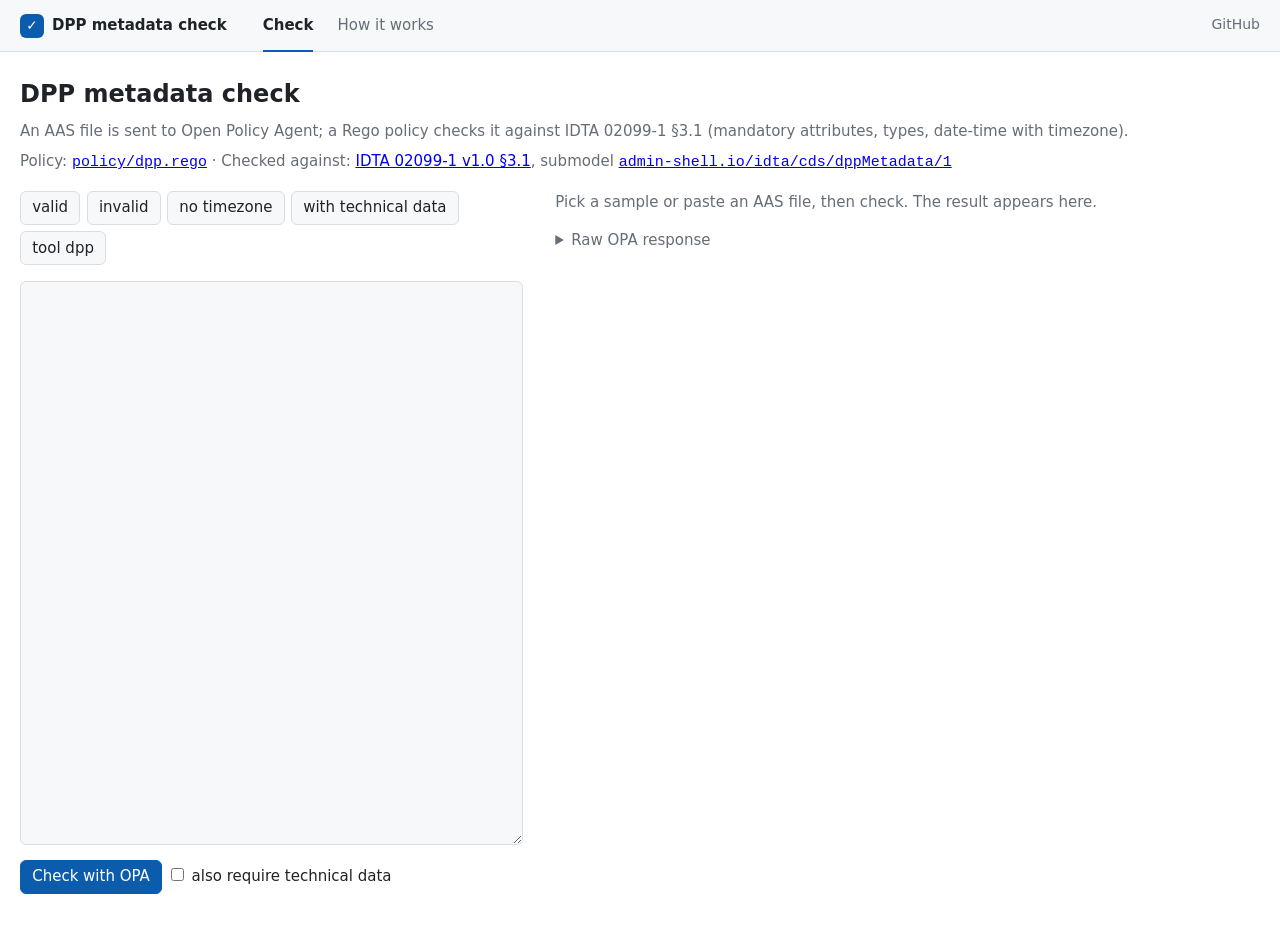
<file: web/index.html>
<!doctype html>
<meta charset="utf-8" />
<meta name="viewport" content="width=device-width, initial-scale=1" />
<title>DPP metadata check</title>
<link rel="stylesheet" href="style.css" />
<nav>
  <div>
    <a class="brand" href="./"
      ><span class="mark" aria-hidden="true">&#10003;</span><span class="name">DPP metadata check</span></a
    ><a href="./" aria-current="page">Check</a><a href="how.html">How it works</a
    ><a class="repo" href="https://github.com/Compliance4DPP/dpp-demo" target="_blank" rel="noopener">GitHub</a>
  </div>
</nav>
<main>
  <h1>DPP metadata check</h1>
  <p class="muted">
    An AAS file is sent to Open Policy Agent; a Rego policy checks it against IDTA 02099-1 §3.1 (mandatory attributes,
    types, date-time with timezone).
  </p>
  <p class="muted">
    Policy:
    <a href="https://github.com/Compliance4DPP/dpp-demo/blob/main/policy/dpp.rego" target="_blank" rel="noopener"
      ><code>policy/dpp.rego</code></a
    >
    · Checked against:
    <a
      href="https://industrialdigitaltwin.org/en/wp-content/uploads/sites/2/2026/05/IDTA-02099-1_Submodel-Digital-Product-Passport-Part-1.pdf"
      target="_blank"
      rel="noopener"
      >IDTA 02099-1 v1.0 §3.1</a
    >, submodel
    <a href="https://admin-shell.io/idta/cds/dppMetadata/1" target="_blank" rel="noopener"
      ><code>admin-shell.io/idta/cds/dppMetadata/1</code></a
    >
  </p>
  <div class="cols">
    <section>
      <div class="row">
        <button data-s="valid_dpp">valid</button>
        <button data-s="invalid_dpp">invalid</button>
        <button data-s="no_timezone_dpp">no timezone</button>
        <button data-s="valid_tech_desc_dpp">with technical data</button>
        <button data-s="tool_dpp">tool dpp</button>
      </div>
      <textarea id="input" spellcheck="false" aria-label="AAS JSON"></textarea>
      <p>
        <button id="check" class="primary">Check with OPA</button>
        <label><input type="checkbox" id="tech" /> also require technical data</label>
      </p>
    </section>
    <section>
      <div id="verdict">
        <span class="muted hint">Pick a sample or paste an AAS file, then check. The result appears here.</span>
      </div>
      <section id="vcbox" hidden>
        <h2><span id="vctitle"></span><span id="vcissuer"></span></h2>
        <p class="muted">
          Because the check passed, the service issued a verifiable credential: a signed statement that this DPP passed
          the check. Anyone can verify it against the issuer's public key, without running the check again.
        </p>
        <dl id="vcinfo"></dl>
        <div class="row">
          <button id="verify" class="primary">Verify signature</button>
          <button id="copy">Copy JWT</button>
          <a href="https://vc-jwt.io/playground?tab=decoder" target="_blank" rel="noopener">Open decoder</a>
        </div>
        <p id="vcverify" role="status"></p>
        <label class="muted" for="jwt"
          >Signed credential (JWT). Change any character and verify again to see it fail.</label
        >
        <textarea id="jwt" spellcheck="false"></textarea>
        <details>
          <summary>Decoded credential</summary>
          <pre id="vc"></pre>
        </details>
        <div id="pub">
          <h3>Publish on Pontus-X</h3>
          <p class="muted">
            Sends this DPP and its compliance credential to the publish service (dataswitch): it signs a Gaia-X service
            offering, combines it with the provider's participant credential and publishes the offering on Pontus-X.
          </p>
          <p><button id="publish" class="primary">Publish DPP and credential</button></p>
          <div id="pubresult" role="status"></div>
        </div>
      </section>
      <div id="results"></div>
      <details>
        <summary>Raw OPA response</summary>
        <pre id="raw"></pre>
      </details>
    </section>
  </div>
</main>
<script type="module" src="app.js"></script>
</file>
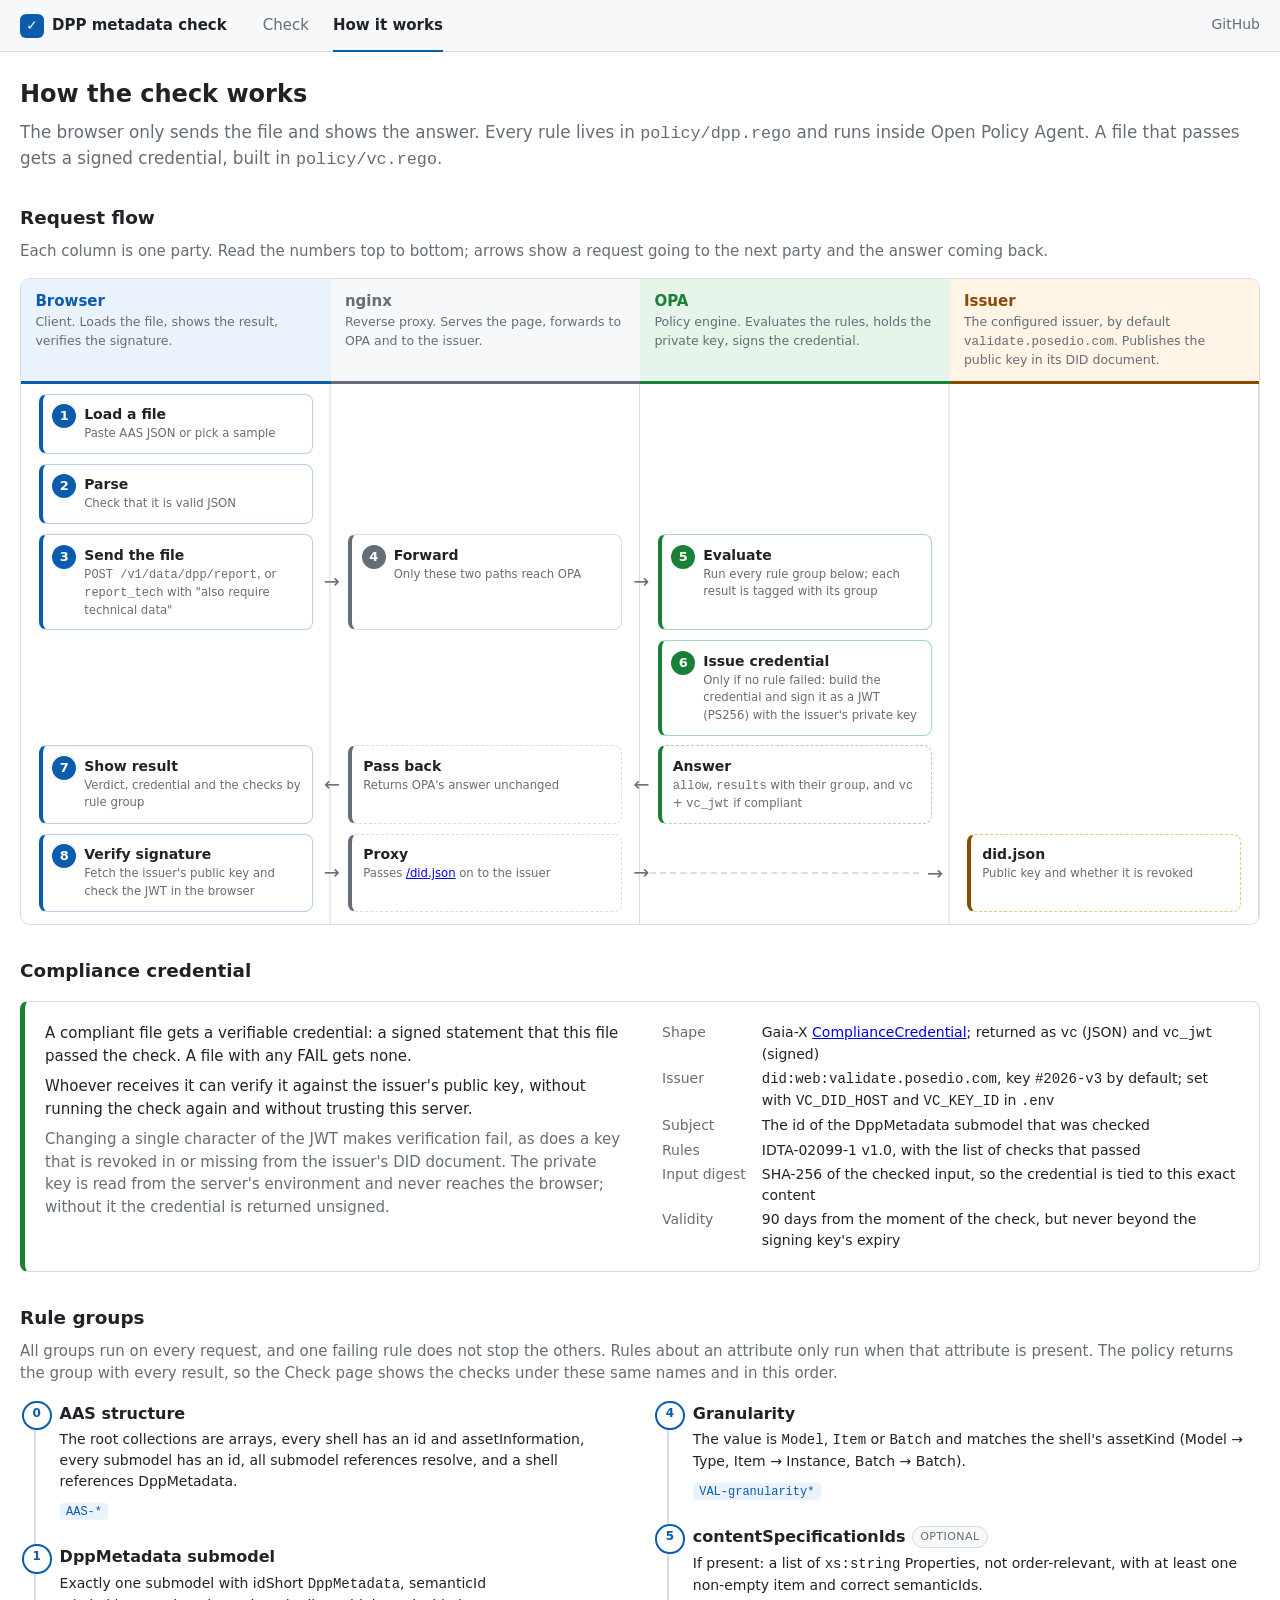
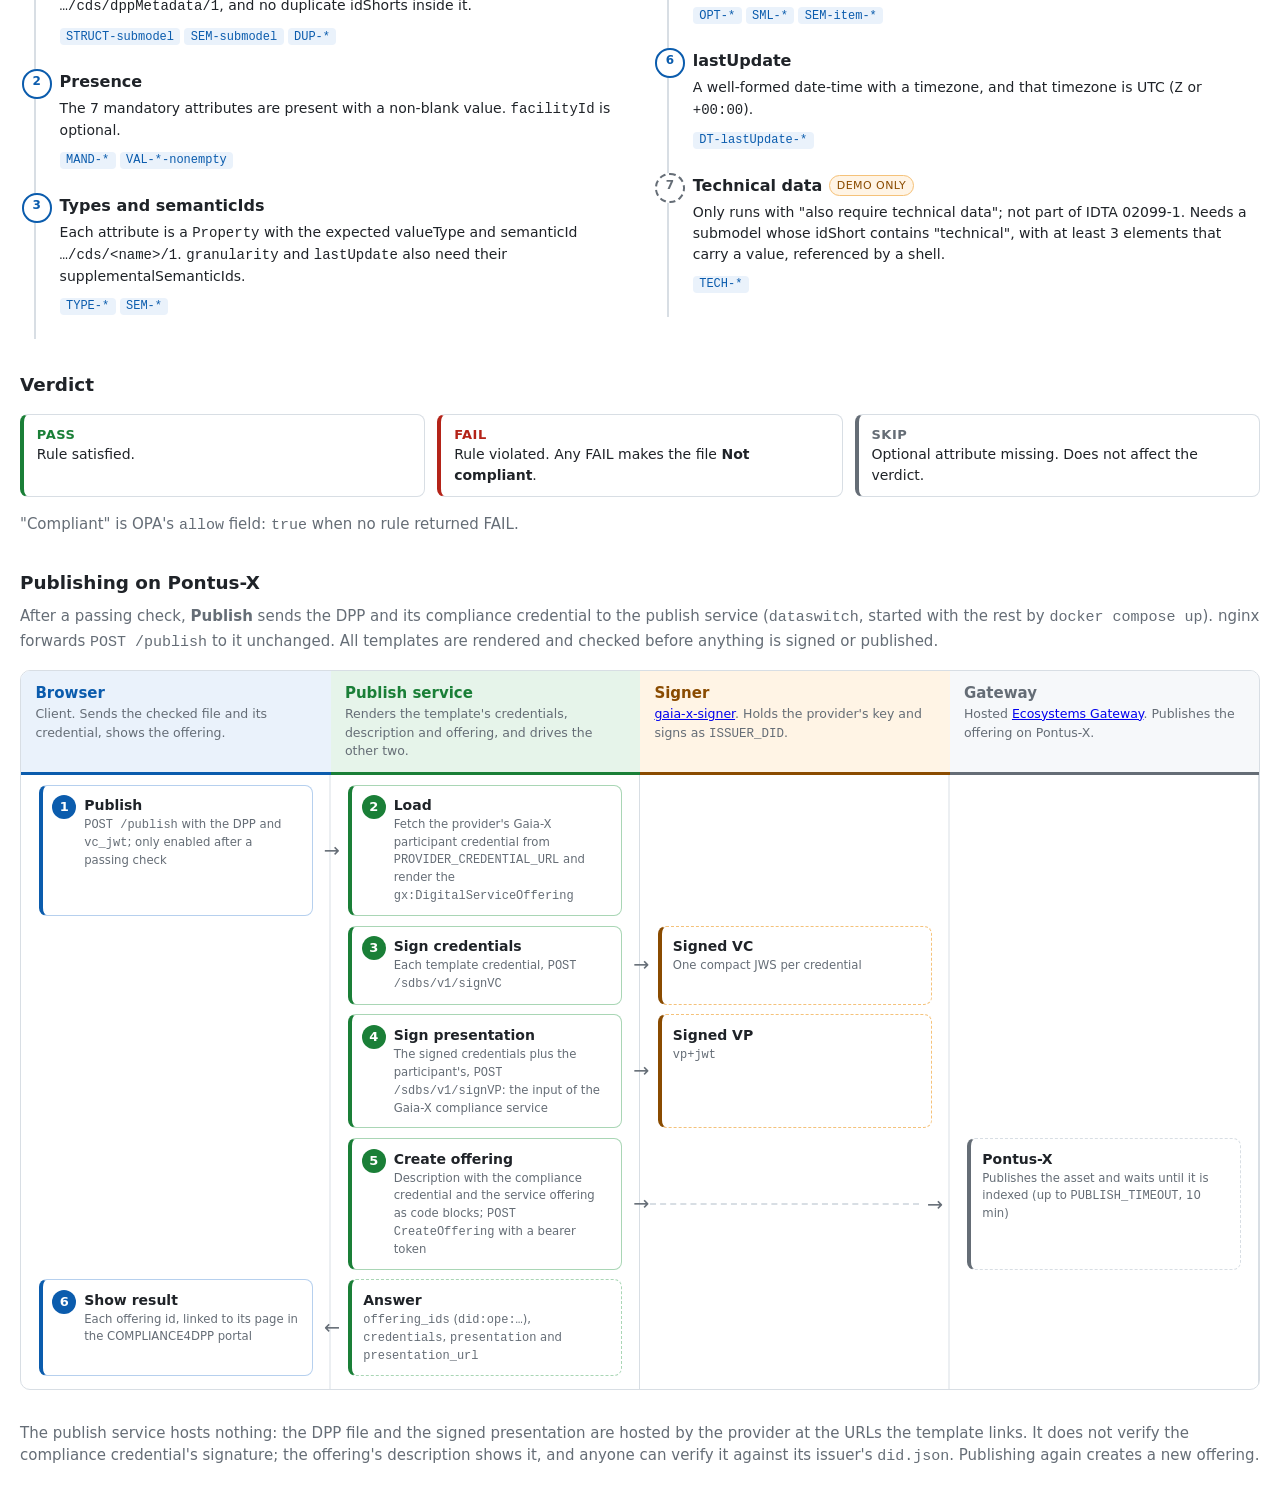
<file: web/how.html>
<!doctype html>
<meta charset="utf-8" />
<meta name="viewport" content="width=device-width, initial-scale=1" />
<title>How it works · DPP metadata check</title>
<link rel="stylesheet" href="style.css" />
<nav>
  <div>
    <a class="brand" href="./"
      ><span class="mark" aria-hidden="true">&#10003;</span><span class="name">DPP metadata check</span></a
    ><a href="./">Check</a><a href="how.html" aria-current="page">How it works</a
    ><a class="repo" href="https://github.com/Compliance4DPP/dpp-demo" target="_blank" rel="noopener">GitHub</a>
  </div>
</nav>
<main>
  <h1>How the check works</h1>
  <p class="lead">
    The browser only sends the file and shows the answer. Every rule lives in <code>policy/dpp.rego</code> and runs
    inside Open Policy Agent. A file that passes gets a signed credential, built in <code>policy/vc.rego</code>.
  </p>

  <h2>Request flow</h2>
  <p class="muted">
    Each column is one party. Read the numbers top to bottom; arrows show a request going to the next party and the
    answer coming back.
  </p>
  <div class="lanes">
    <div class="lane" data-who="Browser">
      <b>Browser</b><small>Client. Loads the file, shows the result, verifies the signature.</small>
    </div>
    <div class="lane" data-who="nginx">
      <b>nginx</b><small>Reverse proxy. Serves the page, forwards to OPA and to the issuer.</small>
    </div>
    <div class="lane" data-who="OPA">
      <b>OPA</b><small>Policy engine. Evaluates the rules, holds the private key, signs the credential.</small>
    </div>
    <div class="lane" data-who="Issuer">
      <b>Issuer</b
      ><small
        >The configured issuer, by default <code>validate.posedio.com</code>. Publishes the public key in its DID
        document.</small
      >
    </div>

    <div class="step" data-who="Browser" data-n="1" style="--c: 1; --r: 2">
      <b>Load a file</b><small>Paste AAS JSON or pick a sample</small>
    </div>
    <div class="step" data-who="Browser" data-n="2" style="--c: 1; --r: 3">
      <b>Parse</b><small>Check that it is valid JSON</small>
    </div>
    <div class="step go" data-who="Browser" data-n="3" style="--c: 1; --r: 4">
      <b>Send the file</b
      ><small
        ><code>POST /v1/data/dpp/report</code>, or <code>report_tech</code> with "also require technical data"</small
      >
    </div>
    <div class="step go" data-who="nginx" data-n="4" style="--c: 2; --r: 4">
      <b>Forward</b><small>Only these two paths reach OPA</small>
    </div>
    <div class="step" data-who="OPA" data-n="5" style="--c: 3; --r: 4">
      <b>Evaluate</b><small>Run every rule group below; each result is tagged with its group</small>
    </div>
    <div class="step" data-who="OPA" data-n="6" style="--c: 3; --r: 5">
      <b>Issue credential</b
      ><small
        >Only if no rule failed: build the credential and sign it as a JWT (PS256) with the issuer's private key</small
      >
    </div>
    <div class="step sub back" data-who="OPA" style="--c: 3; --r: 6">
      <b>Answer</b
      ><small
        ><code>allow</code>, <code>results</code> with their <code>group</code>, and <code>vc</code> +
        <code>vc_jwt</code> if compliant</small
      >
    </div>
    <div class="step sub back" data-who="nginx" style="--c: 2; --r: 6">
      <b>Pass back</b><small>Returns OPA's answer unchanged</small>
    </div>
    <div class="step" data-who="Browser" data-n="7" style="--c: 1; --r: 6">
      <b>Show result</b><small>Verdict, credential and the checks by rule group</small>
    </div>
    <div class="step go" data-who="Browser" data-n="8" style="--c: 1; --r: 7">
      <b>Verify signature</b><small>Fetch the issuer's public key and check the JWT in the browser</small>
    </div>
    <div class="step sub go" data-who="nginx" style="--c: 2; --r: 7">
      <b>Proxy</b><small>Passes <a href="did.json" target="_blank" rel="noopener">/did.json</a> on to the issuer</small>
    </div>
    <div class="wire" style="--c: 3; --r: 7"></div>
    <div class="step sub" data-who="Issuer" style="--c: 4; --r: 7">
      <b>did.json</b><small>Public key and whether it is revoked</small>
    </div>
  </div>

  <h2>Compliance credential</h2>
  <div class="cred">
    <div>
      <p>
        A compliant file gets a verifiable credential: a signed statement that this file passed the check. A file with
        any FAIL gets none.
      </p>
      <p>
        Whoever receives it can verify it against the issuer's public key, without running the check again and without
        trusting this server.
      </p>
      <p class="muted">
        Changing a single character of the JWT makes verification fail, as does a key that is revoked in or missing from
        the issuer's DID document. The private key is read from the server's environment and never reaches the browser;
        without it the credential is returned unsigned.
      </p>
    </div>
    <dl>
      <dt>Shape</dt>
      <dd>
        Gaia-X
        <a
          href="https://docs.gaia-x.eu/ontology/development/classes/ComplianceCredential/"
          target="_blank"
          rel="noopener"
          >ComplianceCredential</a
        >; returned as <code>vc</code> (JSON) and <code>vc_jwt</code> (signed)
      </dd>
      <dt>Issuer</dt>
      <dd>
        <code>did:web:validate.posedio.com</code>, key <code>#2026-v3</code> by default; set with
        <code>VC_DID_HOST</code> and <code>VC_KEY_ID</code> in <code>.env</code>
      </dd>
      <dt>Subject</dt>
      <dd>The id of the DppMetadata submodel that was checked</dd>
      <dt>Rules</dt>
      <dd>IDTA-02099-1 v1.0, with the list of checks that passed</dd>
      <dt>Input digest</dt>
      <dd>SHA-256 of the checked input, so the credential is tied to this exact content</dd>
      <dt>Validity</dt>
      <dd>90 days from the moment of the check, but never beyond the signing key's expiry</dd>
    </dl>
  </div>

  <h2>Rule groups</h2>
  <p class="muted">
    All groups run on every request, and one failing rule does not stop the others. Rules about an attribute only run
    when that attribute is present. The policy returns the group with every result, so the Check page shows the checks
    under these same names and in this order.
  </p>
  <ol class="groups">
    <li data-n="0">
      <h3>AAS structure</h3>
      <p>
        The root collections are arrays, every shell has an id and assetInformation, every submodel has an id, all
        submodel references resolve, and a shell references DppMetadata.
      </p>
      <span class="chip">AAS-*</span>
    </li>
    <li data-n="1">
      <h3>DppMetadata submodel</h3>
      <p>
        Exactly one submodel with idShort <code>DppMetadata</code>, semanticId <code>…/cds/dppMetadata/1</code>, and no
        duplicate idShorts inside it.
      </p>
      <span class="chip">STRUCT-submodel</span><span class="chip">SEM-submodel</span><span class="chip">DUP-*</span>
    </li>
    <li data-n="2">
      <h3>Presence</h3>
      <p>The 7 mandatory attributes are present with a non-blank value. <code>facilityId</code> is optional.</p>
      <span class="chip">MAND-*</span><span class="chip">VAL-*-nonempty</span>
    </li>
    <li data-n="3">
      <h3>Types and semanticIds</h3>
      <p>
        Each attribute is a <code>Property</code> with the expected valueType and semanticId
        <code>…/cds/&lt;name&gt;/1</code>. <code>granularity</code> and <code>lastUpdate</code> also need their
        supplementalSemanticIds.
      </p>
      <span class="chip">TYPE-*</span><span class="chip">SEM-*</span>
    </li>
    <li data-n="4">
      <h3>Granularity</h3>
      <p>
        The value is <code>Model</code>, <code>Item</code> or <code>Batch</code> and matches the shell's assetKind
        (Model → Type, Item → Instance, Batch → Batch).
      </p>
      <span class="chip">VAL-granularity*</span>
    </li>
    <li data-n="5">
      <h3>contentSpecificationIds<span class="tag">optional</span></h3>
      <p>
        If present: a list of <code>xs:string</code> Properties, not order-relevant, with at least one non-empty item
        and correct semanticIds.
      </p>
      <span class="chip">OPT-*</span><span class="chip">SML-*</span><span class="chip">SEM-item-*</span>
    </li>
    <li data-n="6">
      <h3>lastUpdate</h3>
      <p>A well-formed date-time with a timezone, and that timezone is UTC (<code>Z</code> or <code>+00:00</code>).</p>
      <span class="chip">DT-lastUpdate-*</span>
    </li>
    <li data-n="7" class="extra">
      <h3>Technical data<span class="tag demo">demo only</span></h3>
      <p>
        Only runs with "also require technical data"; not part of IDTA 02099-1. Needs a submodel whose idShort contains
        "technical", with at least 3 elements that carry a value, referenced by a shell.
      </p>
      <span class="chip">TECH-*</span>
    </li>
  </ol>

  <h2>Verdict</h2>
  <div class="legend">
    <div class="PASS"><b>PASS</b><span>Rule satisfied.</span></div>
    <div class="FAIL">
      <b>FAIL</b><span>Rule violated. Any FAIL makes the file <strong>Not compliant</strong>.</span>
    </div>
    <div class="SKIP"><b>SKIP</b><span>Optional attribute missing. Does not affect the verdict.</span></div>
  </div>
  <p class="muted">"Compliant" is OPA's <code>allow</code> field: <code>true</code> when no rule returned FAIL.</p>
  <h2>Publishing on Pontus-X</h2>
  <p class="muted">
    After a passing check, <b>Publish</b> sends the DPP and its compliance credential to the publish service
    (<code>dataswitch</code>, started with the rest by <code>docker compose up</code>). nginx forwards
    <code>POST /publish</code> to it unchanged. All templates are rendered and checked before anything is signed or
    published.
  </p>
  <div class="lanes">
    <div class="lane" data-who="Browser">
      <b>Browser</b><small>Client. Sends the checked file and its credential, shows the offering.</small>
    </div>
    <div class="lane" data-who="Publish">
      <b>Publish service</b
      ><small>Renders the template's credentials, description and offering, and drives the other two.</small>
    </div>
    <div class="lane" data-who="Signer">
      <b>Signer</b
      ><small
        ><a href="https://git.dumss.net/theia/gaia-x-signer" target="_blank" rel="noopener">gaia-x-signer</a>. Holds the
        provider's key and signs as <code>ISSUER_DID</code>.</small
      >
    </div>
    <div class="lane" data-who="Gateway">
      <b>Gateway</b
      ><small
        >Hosted
        <a href="https://github.com/PTW-TUD/Ecosystems-Gateway/tree/nautilus_v2" target="_blank" rel="noopener"
          >Ecosystems Gateway</a
        >. Publishes the offering on Pontus-X.</small
      >
    </div>

    <div class="step go" data-who="Browser" data-n="1" style="--c: 1; --r: 2">
      <b>Publish</b
      ><small
        ><code>POST /publish</code> with the DPP and <code>vc_jwt</code>; only enabled after a passing check</small
      >
    </div>
    <div class="step" data-who="Publish" data-n="2" style="--c: 2; --r: 2">
      <b>Load</b
      ><small
        >Fetch the provider's Gaia-X participant credential from <code>PROVIDER_CREDENTIAL_URL</code> and render the
        <code>gx:DigitalServiceOffering</code></small
      >
    </div>
    <div class="step go" data-who="Publish" data-n="3" style="--c: 2; --r: 3">
      <b>Sign credentials</b><small>Each template credential, <code>POST /sdbs/v1/signVC</code></small>
    </div>
    <div class="step sub" data-who="Signer" style="--c: 3; --r: 3">
      <b>Signed VC</b><small>One compact JWS per credential</small>
    </div>
    <div class="step go" data-who="Publish" data-n="4" style="--c: 2; --r: 4">
      <b>Sign presentation</b
      ><small
        >The signed credentials plus the participant's, <code>POST /sdbs/v1/signVP</code>: the input of the Gaia-X
        compliance service</small
      >
    </div>
    <div class="step sub" data-who="Signer" style="--c: 3; --r: 4">
      <b>Signed VP</b><small><code>vp+jwt</code></small>
    </div>
    <div class="step go" data-who="Publish" data-n="5" style="--c: 2; --r: 5">
      <b>Create offering</b
      ><small
        >Description with the compliance credential and the service offering as code blocks;
        <code>POST CreateOffering</code> with a bearer token</small
      >
    </div>
    <div class="wire" style="--c: 3; --r: 5"></div>
    <div class="step sub" data-who="Gateway" style="--c: 4; --r: 5">
      <b>Pontus-X</b
      ><small>Publishes the asset and waits until it is indexed (up to <code>PUBLISH_TIMEOUT</code>, 10 min)</small>
    </div>
    <div class="step sub back" data-who="Publish" style="--c: 2; --r: 6">
      <b>Answer</b
      ><small
        ><code>offering_ids</code> (<code>did:ope:…</code>), <code>credentials</code>, <code>presentation</code> and
        <code>presentation_url</code></small
      >
    </div>
    <div class="step" data-who="Browser" data-n="6" style="--c: 1; --r: 6">
      <b>Show result</b><small>Each offering id, linked to its page in the COMPLIANCE4DPP portal</small>
    </div>
  </div>
  <p class="muted">
    The publish service hosts nothing: the DPP file and the signed presentation are hosted by the provider at the URLs
    the template links. It does not verify the compliance credential's signature; the offering's description shows it,
    and anyone can verify it against its issuer's <code>did.json</code>. Publishing again creates a new offering.
  </p>
</main>
</file>
<file: web/style.css>
:root {
  --bg: #fff;
  --fg: #1f2328;
  --muted: #656d76;
  --line: #d8dee4;
  --panel: #f6f8fa;
  color-scheme: light;
  --accent: #0b5cad;
  --pass: #1a7f37;
  --fail: #b42318;
  --info-tint: #eaf2fb;
  --warn-tint: #fff4e5;
  --warn-edge: #f5c27a;
  --warn-ink: #8a4b00;
}
* {
  box-sizing: border-box;
}
body {
  margin: 0;
  background: var(--bg);
  color: var(--fg);
  font:
    15px/1.5 system-ui,
    -apple-system,
    "Segoe UI",
    sans-serif;
}
main {
  max-width: 1440px;
  margin: 0 auto;
  padding: 0 1.25rem 3rem;
}
nav {
  border-bottom: 1px solid var(--line);
  background: var(--panel);
}
nav div {
  max-width: 1440px;
  margin: 0 auto;
  padding: 0 1.25rem;
  display: flex;
  align-items: stretch;
  gap: 1.5rem;
}
nav a {
  color: var(--muted);
  text-decoration: none;
  padding: 0.85rem 0 0.75rem;
  border-bottom: 2px solid transparent;
  margin-bottom: -1px;
}
nav a[aria-current] {
  color: var(--fg);
  font-weight: 600;
  border-bottom-color: var(--accent);
}
nav a:hover {
  color: var(--accent);
}
nav .brand {
  display: flex;
  align-items: center;
  gap: 0.5rem;
  margin-right: 0.75rem;
  color: var(--fg);
  font-weight: 600;
}
nav .mark {
  display: grid;
  place-items: center;
  width: 1.5rem;
  height: 1.5rem;
  border-radius: 6px;
  background: var(--accent);
  color: var(--bg);
  font-size: 0.85rem;
}
nav .repo {
  margin-left: auto;
  font-size: 14px;
}
@media (max-width: 559px) {
  nav .name {
    display: none; /* the mark alone still links home */
  }
}
h1 {
  font-size: 1.5rem;
  font-weight: 600;
  margin: 1.5rem 0 0.5rem;
}
p {
  margin: 0.5rem 0;
}
.muted {
  color: var(--muted);
}
button,
select {
  font: inherit;
  color: var(--fg);
  background: var(--panel);
  border: 1px solid var(--line);
  border-radius: 6px;
  padding: 0.3rem 0.7rem;
}
button {
  cursor: pointer;
}
button:hover {
  border-color: var(--accent);
}
button:focus-visible,
select:focus-visible,
textarea:focus-visible {
  outline: 2px solid var(--accent);
  outline-offset: 1px;
}
button.primary {
  background: var(--accent);
  border-color: var(--accent);
  color: var(--bg);
}
textarea {
  width: 100%;
  height: 14rem;
  font:
    13px/1.4 ui-monospace,
    Menlo,
    Consolas,
    monospace;
  color: var(--fg);
  background: var(--panel);
  border: 1px solid var(--line);
  border-radius: 6px;
  padding: 0.6rem;
}
.row {
  display: flex;
  flex-wrap: wrap;
  gap: 0.4rem;
  margin: 0.5rem 0 1rem;
}
#verdict {
  font-size: 1.2rem;
  font-weight: 600;
  margin: 1rem 0 0.25rem;
}
table {
  border-collapse: collapse;
  width: 100%;
  font-size: 14px;
}
th,
td {
  text-align: left;
  padding: 0.4rem 0.6rem;
  border-bottom: 1px solid var(--line);
  vertical-align: top;
}
th {
  color: var(--muted);
  font-weight: 500;
  font-size: 13px;
}
.PASS {
  color: var(--pass);
}
.FAIL {
  color: var(--fail);
  font-weight: 600;
}
details {
  margin-top: 1rem;
}
summary {
  cursor: pointer;
  color: var(--muted);
}
pre {
  background: var(--panel);
  border: 1px solid var(--line);
  border-radius: 6px;
  padding: 0.6rem;
  overflow: auto;
  max-height: 16rem;
  font:
    12px/1.4 ui-monospace,
    Menlo,
    Consolas,
    monospace;
}
.SKIP {
  color: var(--muted);
}
td {
  overflow-wrap: anywhere;
}
h2 {
  font-size: 1.15rem;
  font-weight: 600;
  margin: 2rem 0 0.25rem;
}
dl {
  display: grid;
  grid-template-columns: max-content 1fr;
  gap: 0.2rem 1rem;
  font-size: 14px;
  margin: 0.75rem 0;
}
dt {
  color: var(--muted);
}
dd {
  margin: 0;
  overflow-wrap: anywhere;
}
#jwt {
  height: 7rem;
  margin-top: 0.25rem;
}
#vcbox {
  border: 1px solid var(--pass);
  border-left-width: 5px;
  border-radius: 8px;
  padding: 0.25rem 1rem 1rem;
  margin: 1rem 0 1.5rem;
}
#vcbox h2 {
  margin-top: 0.75rem;
}
#vcissuer {
  color: var(--pass);
  overflow-wrap: anywhere;
}
#vcbox.bad {
  border-color: var(--fail);
}
#vcbox.bad h2,
#vcbox.bad #vcissuer {
  color: var(--fail);
}
#vcverify {
  font-weight: 600;
}
#vcverify .muted {
  font-weight: 400;
}
#pub {
  border-top: 1px solid var(--line);
  margin-top: 1rem;
}
#pub h3 {
  margin: 0.75rem 0 0.25rem;
}
#pubresult .PASS,
#pubresult .FAIL {
  font-weight: 600;
}
#pubresult code {
  overflow-wrap: anywhere;
}
button:disabled {
  opacity: 0.6;
  cursor: progress;
}
[hidden] {
  display: none !important;
}
.counts {
  display: flex;
  flex-wrap: wrap;
  gap: 0.5rem;
  margin: 1rem 0 0.5rem;
}
.count {
  border: 1px solid var(--line);
  border-radius: 999px;
  padding: 0.15rem 0.7rem;
  font-size: 14px;
  font-weight: 400;
}
.grp {
  margin-top: 0.5rem;
  border: 1px solid var(--line);
  border-radius: 8px;
}
.grp summary {
  display: flex;
  flex-wrap: wrap;
  gap: 0.75rem;
  align-items: baseline;
  padding: 0.55rem 0.8rem;
  color: var(--fg);
}
.grp summary::before {
  content: "\25B8";
  color: var(--muted);
}
.grp[open] summary::before {
  content: "\25BE";
}
.grp summary .muted {
  margin-left: auto;
  font-size: 13px;
}
.grp:has(td.FAIL) {
  border-color: var(--fail);
}
.grp table {
  border-top: 1px solid var(--line);
}
.grp tr:last-child td {
  border-bottom: 0;
}
.grp td:first-child {
  width: 4.5rem;
  font-size: 12px;
  font-weight: 600;
}
.grp td:last-child {
  width: 34%;
  text-align: right;
}
.grp td code {
  font-size: 12px;
  color: var(--muted);
}
.hint {
  display: block;
  font-size: 15px;
  font-weight: 400;
}
@media (min-width: 1100px) {
  .cols {
    display: grid;
    grid-template-columns: minmax(0, 5fr) minmax(0, 7fr);
    gap: 2rem;
    align-items: start;
  }
  .cols > section:first-child {
    position: sticky;
    top: 1rem;
  }
  #input {
    height: calc(100vh - 21rem);
    min-height: 14rem;
  } /* leaves the Check button in view */
  .cols #verdict {
    margin-top: 0.5rem;
  }
  .groups {
    columns: 2;
    column-gap: 2.5rem;
  }
}

.lead {
  font-size: 1.05rem;
  color: var(--muted);
}
.lead code {
  white-space: nowrap;
}
/* request flow as swimlanes: one column per party, steps placed by --c (column) and --r (row) */
[data-who="Browser"] {
  --tint: var(--info-tint);
  --edge: #b6d0ee;
  --ink: var(--accent);
}
[data-who="nginx"],
[data-who="Gateway"] {
  --tint: var(--panel);
  --edge: var(--line);
  --ink: var(--muted);
}
[data-who="OPA"],
[data-who="Publish"] {
  --tint: #e6f4ea;
  --edge: #a9d6b5;
  --ink: var(--pass);
}
[data-who="Issuer"],
[data-who="Signer"] {
  --tint: var(--warn-tint);
  --edge: var(--warn-edge);
  --ink: var(--warn-ink);
}
.lanes {
  display: grid;
  grid-template-columns: repeat(4, minmax(0, 1fr));
  row-gap: 0.6rem;
  margin: 1rem 0 2rem;
  border: 1px solid var(--line);
  border-radius: 10px;
  padding-bottom: 0.8rem;
  background: linear-gradient(to right, var(--line) 1px, transparent 1px) -1px 0 / 25% 100%;
}
.lane {
  padding: 0.7rem 0.9rem;
  border-bottom: 3px solid var(--ink);
  background: var(--tint);
}
.lane:first-child {
  border-top-left-radius: 9px;
}
.lane:nth-child(4) {
  border-top-right-radius: 9px;
}
.lane b {
  display: block;
  color: var(--ink);
}
.lane small,
.step small {
  color: var(--muted);
  display: block;
}
.step {
  grid-column: var(--c);
  grid-row: var(--r);
  position: relative;
  margin: 0 1.1rem;
  padding: 0.6rem 0.7rem 0.65rem 2.6rem;
  background: var(--bg);
  border: 1px solid var(--edge);
  border-left: 4px solid var(--ink);
  border-radius: 8px;
  font-size: 14px;
}
.step::before {
  content: attr(data-n);
  position: absolute;
  top: 0.6rem;
  left: 0.6rem;
  width: 1.5rem;
  height: 1.5rem;
  border-radius: 50%;
  background: var(--ink);
  color: var(--bg);
  font: 600 13px/1.5rem system-ui;
  text-align: center;
}
.step.sub {
  padding-left: 0.7rem;
  border-style: dashed;
  border-left-style: solid;
}
.step.sub::before {
  content: none;
}
.step b {
  display: block;
}
.step code {
  overflow-wrap: anywhere;
  font-size: 12px;
}
.step.go::after,
.wire::after {
  content: "\2192";
  position: absolute;
  right: -1.75rem;
  top: 50%;
  transform: translateY(-50%);
  font-size: 1.2rem;
  color: var(--muted);
}
.step.back::after {
  content: "\2190";
  position: absolute;
  left: -1.75rem;
  top: 50%;
  transform: translateY(-50%);
  font-size: 1.2rem;
  color: var(--muted);
}
.wire {
  grid-column: var(--c);
  grid-row: var(--r);
  position: relative;
  align-self: center;
  border-top: 2px dashed var(--line);
  margin: 0 1.9rem 0 0.6rem;
}
.wire::after {
  right: -1.5rem;
}
@media (max-width: 899px) {
  .lanes {
    display: block;
    border: 0;
    background: none;
  }
  .lane {
    border-radius: 8px !important;
    margin-bottom: 0.4rem;
  }
  .step {
    margin: 0.5rem 0 0;
  }
  .step.sub {
    margin-left: 2rem;
  }
  .wire,
  .step.go::after,
  .step.back::after {
    display: none;
  }
  .step[data-n]::after {
    content: attr(data-who);
    display: block;
    position: absolute;
    top: 0.6rem;
    right: 0.6rem;
    transform: none;
    font: 600 10px/1 system-ui;
    text-transform: uppercase;
    letter-spacing: 0.04em;
    color: var(--ink);
  }
  .step[data-n] b {
    padding-right: 4.5rem;
  }
}
.cred {
  display: grid;
  grid-template-columns: repeat(auto-fit, minmax(320px, 1fr));
  gap: 0.5rem 2.5rem;
  margin: 1rem 0;
  border: 1px solid var(--line);
  border-left: 5px solid var(--pass);
  border-radius: 8px;
  padding: 0.75rem 1.25rem;
}
.cred dl {
  margin: 0.5rem 0;
  align-content: start;
}
.groups {
  list-style: none;
  padding: 0 0 0 0.85rem;
  margin: 1rem 0;
}
.groups li {
  position: relative;
  padding: 0 0 1.25rem 1.5rem;
  border-left: 2px solid var(--line);
  break-inside: avoid;
}
.groups li::before {
  content: attr(data-n);
  position: absolute;
  left: -0.85rem;
  top: 0;
  width: 1.6rem;
  height: 1.6rem;
  border-radius: 50%;
  background: var(--bg);
  border: 2px solid var(--accent);
  color: var(--accent);
  font: 600 12px/1.35rem system-ui;
  text-align: center;
}
.groups li.extra::before {
  border-color: var(--muted);
  color: var(--muted);
  border-style: dashed;
}
.groups h3 {
  font-size: 1rem;
  font-weight: 600;
  margin: 0 0 0.2rem;
  line-height: 1.6rem;
}
.groups p {
  margin: 0 0 0.4rem;
  font-size: 14px;
}
.tag {
  font: 500 11px/1 system-ui;
  text-transform: uppercase;
  letter-spacing: 0.04em;
  padding: 0.2rem 0.45rem;
  border-radius: 999px;
  margin-left: 0.4rem;
  vertical-align: 2px;
  background: var(--panel);
  border: 1px solid var(--line);
  color: var(--muted);
}
.tag.demo {
  background: var(--warn-tint);
  border-color: var(--warn-edge);
  color: var(--warn-ink);
}
.chip {
  display: inline-block;
  font:
    12px ui-monospace,
    Menlo,
    Consolas,
    monospace;
  background: var(--info-tint);
  color: var(--accent);
  border-radius: 4px;
  padding: 0.1rem 0.4rem;
  margin: 0 0.25rem 0.25rem 0;
}
.legend {
  display: grid;
  gap: 0.75rem;
  grid-template-columns: repeat(auto-fit, minmax(200px, 1fr));
  margin: 1rem 0;
}
.legend div {
  border: 1px solid var(--line);
  border-left-width: 4px;
  border-radius: 8px;
  padding: 0.6rem 0.8rem;
  font-size: 14px;
}
.legend b {
  display: block;
  font-size: 13px;
  letter-spacing: 0.04em;
}
.legend .PASS {
  border-left-color: var(--pass);
}
.legend .FAIL {
  border-left-color: var(--fail);
  font-weight: 400;
}
.legend .SKIP {
  border-left-color: var(--muted);
}
.legend div span {
  color: var(--fg);
}
</file>
